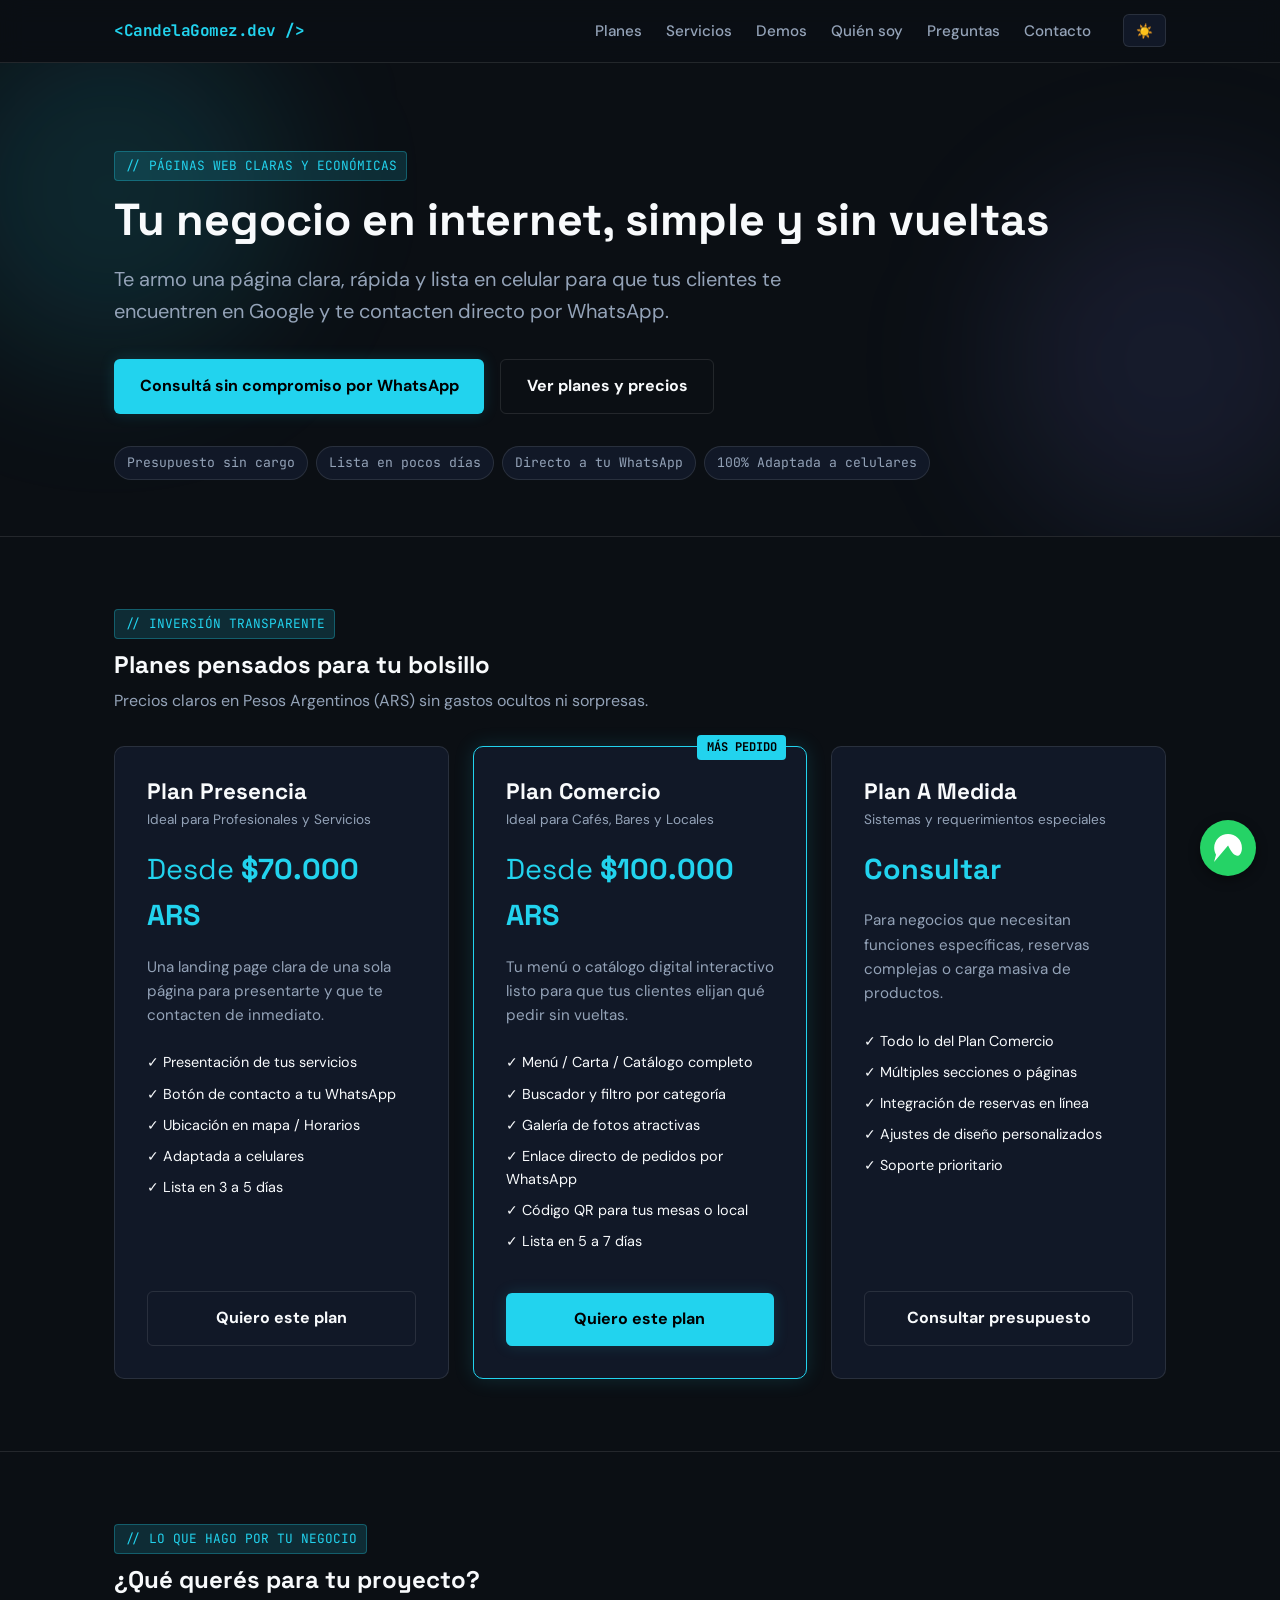
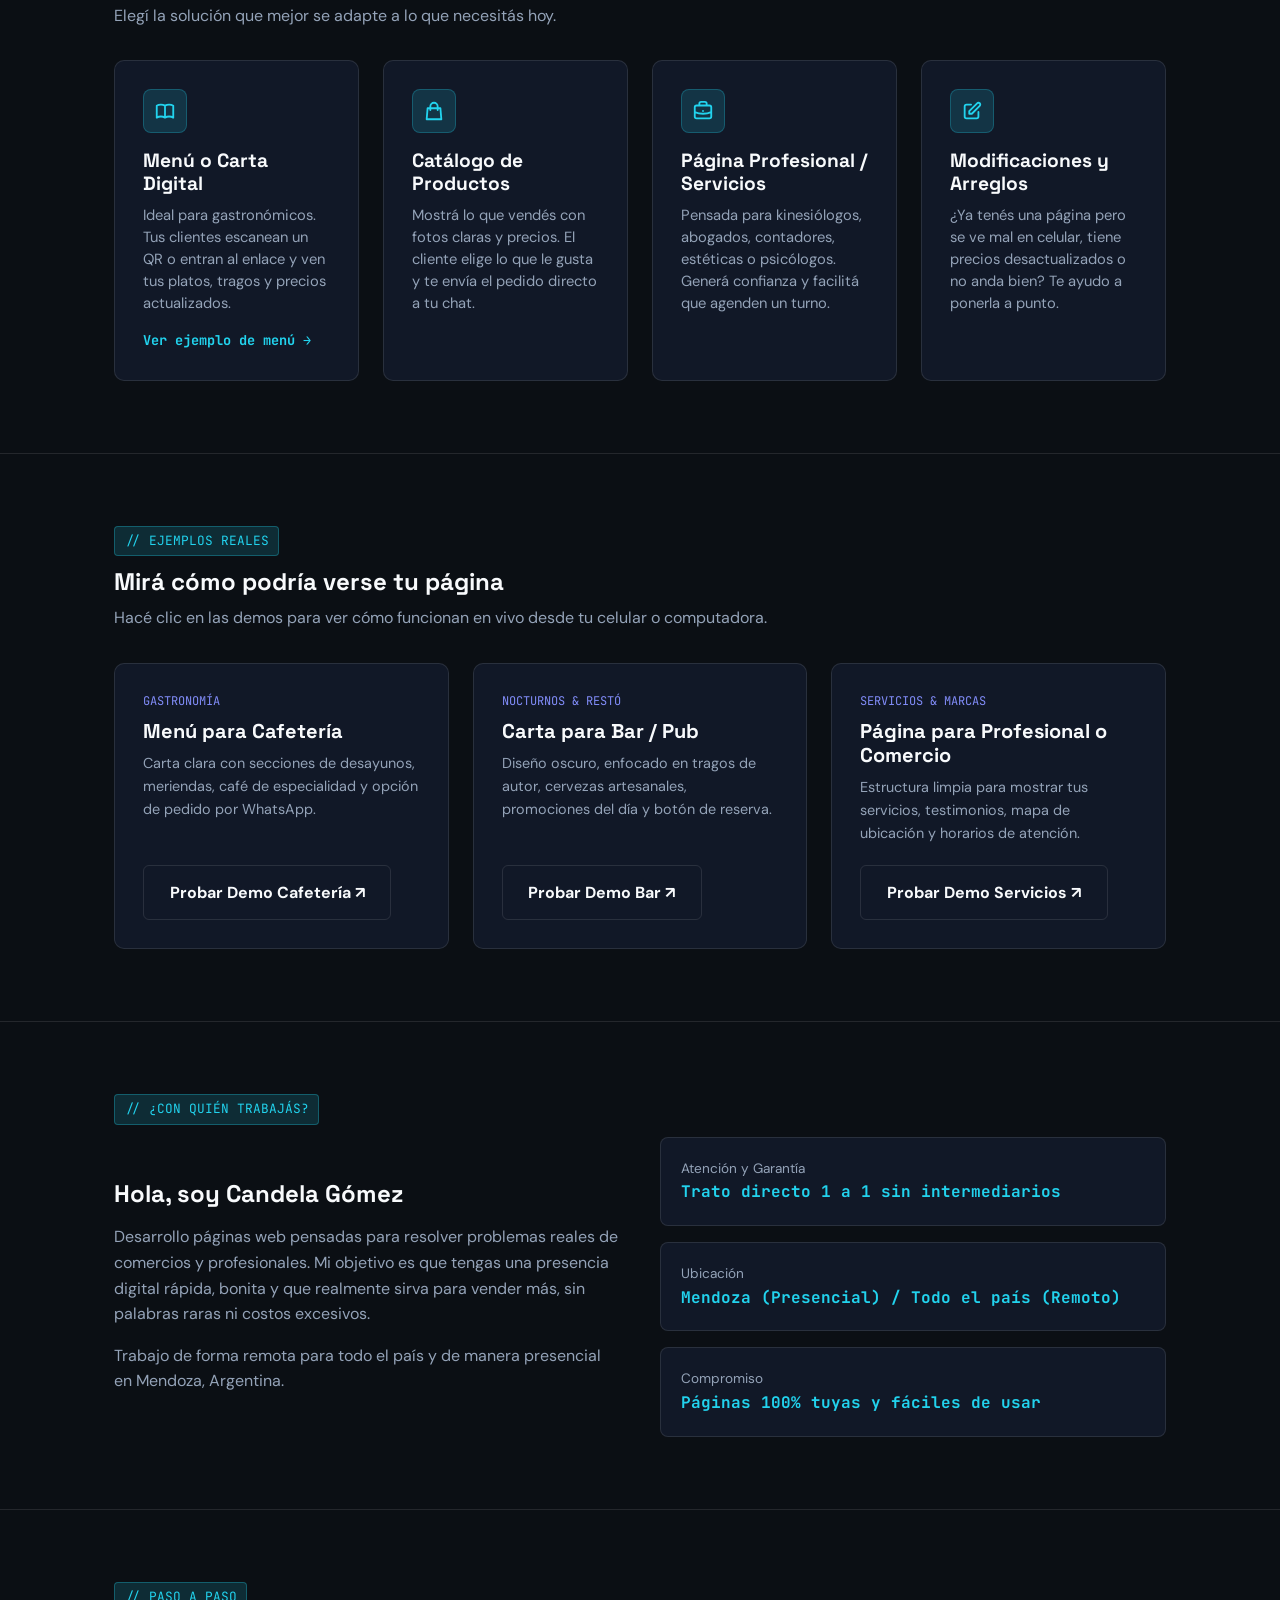
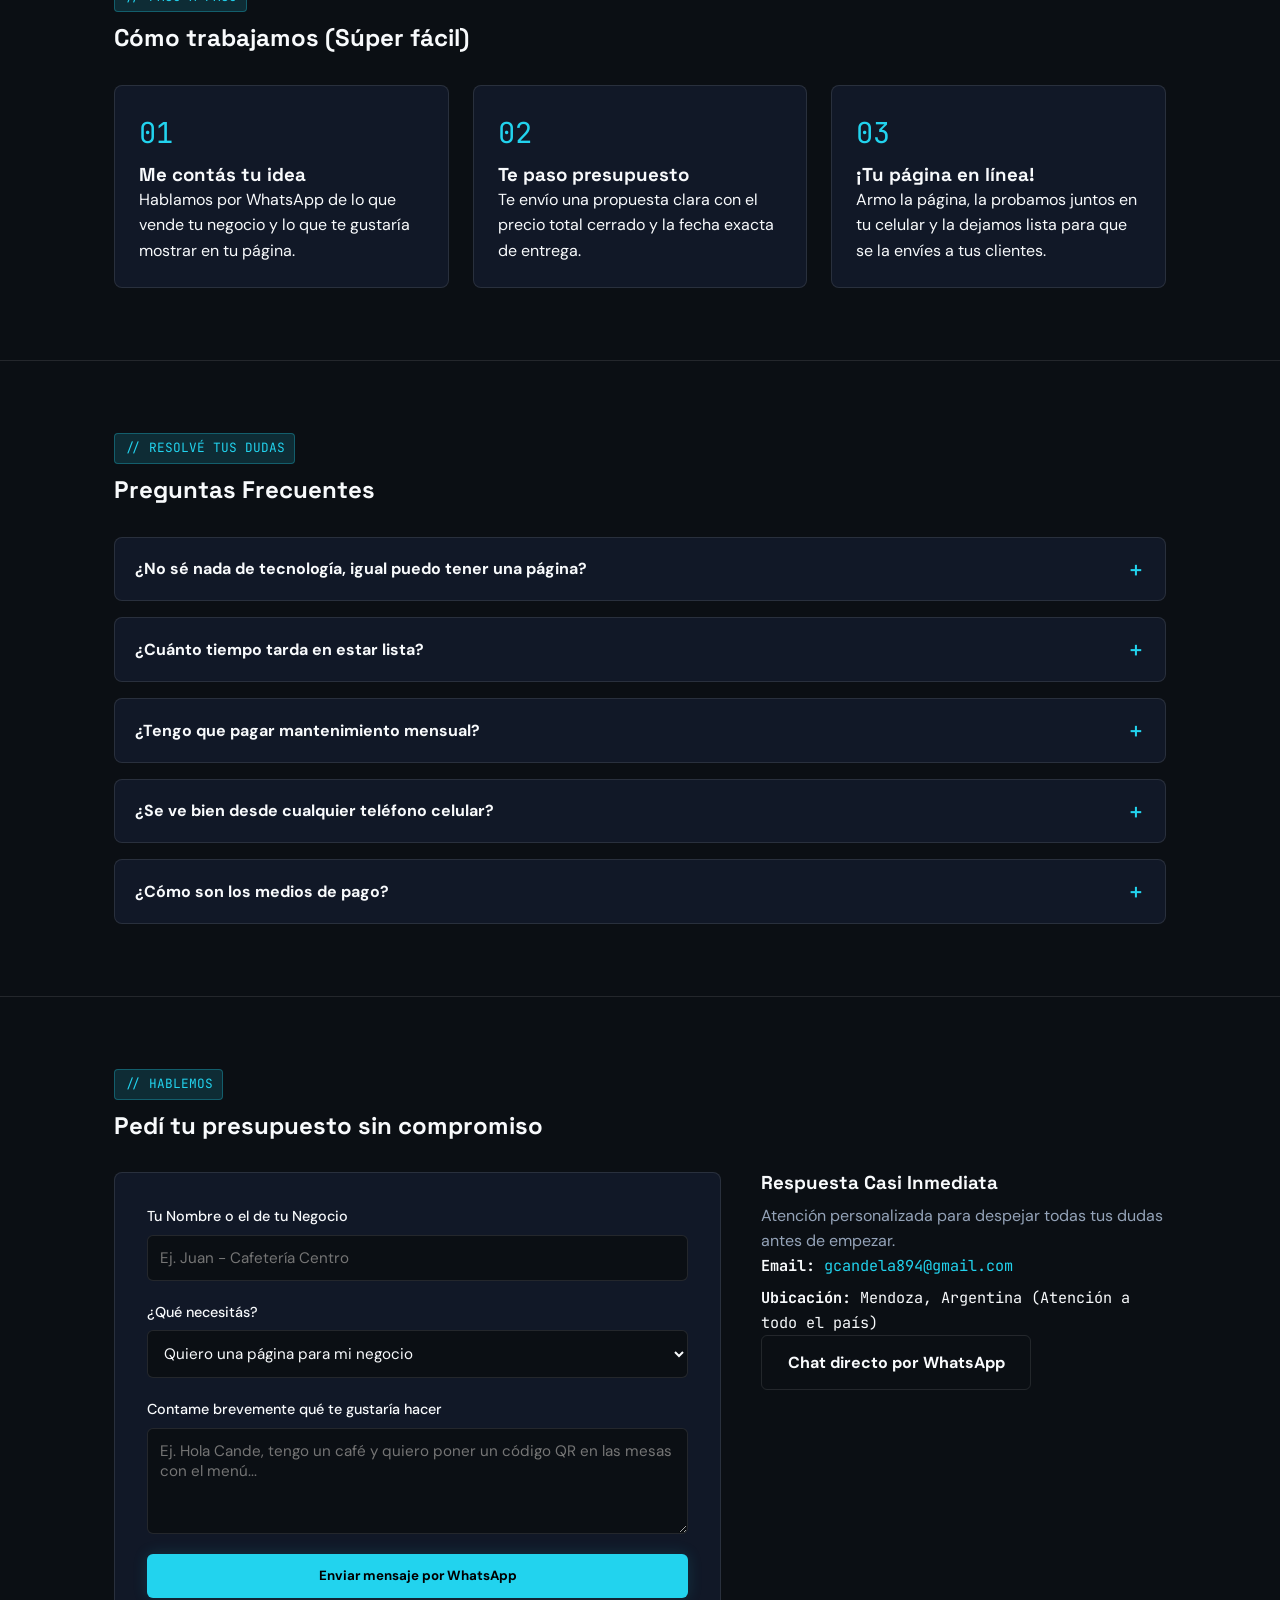
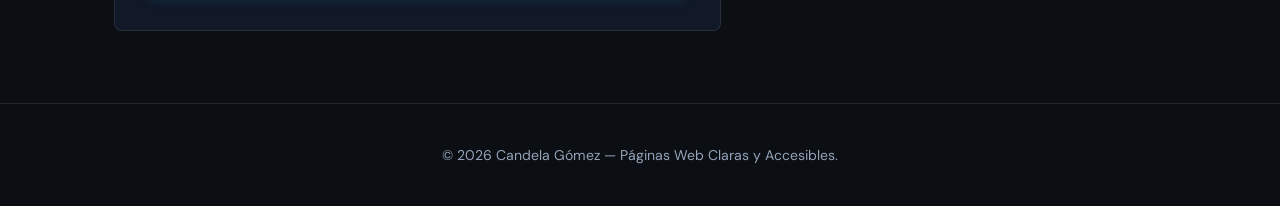
<file: index.html>
<!DOCTYPE html>
<html lang="es">
<head>
  <meta charset="UTF-8">
  <meta name="viewport" content="width=device-width, initial-scale=1.0">
  <title>Candela Gómez | Páginas Web para Tu Negocio</title>
  
  <!-- SEO Meta Tags -->
  <meta name="description" content="Páginas web claras, rápidas y económicas para comercios, profesionales y emprendedores. Tu negocio en internet sin vueltas.">
  <meta name="keywords" content="Páginas web Mendoza, menú digital café bar, diseño web económico, páginas para negocios">
  <meta name="author" content="Candela Gómez">
  <meta name="robots" content="index, follow">

  <!-- Open Graph -->
  <meta property="og:type" content="website">
  <meta property="og:locale" content="es_AR">
  <meta property="og:site_name" content="Candela Gómez — Páginas Web">
  <meta property="og:title" content="Candela Gómez | Páginas Web Rápidas y Accesibles">
  <meta property="og:description" content="Tu negocio en internet, simple y sin vueltas. Contacto directo por WhatsApp.">

  <!-- Favicon SVG -->
  <link rel="icon" href="assets/favicon.svg" type="image/svg+xml">

  <!-- Fonts Optimizado (Solo los pesos necesarios: DM Sans 400, 500, 700 / Space Grotesk 700 / JetBrains Mono 500) -->
  <link rel="preconnect" href="https://fonts.googleapis.com">
  <link rel="preconnect" href="https://fonts.gstatic.com" crossorigin>
  <link href="https://fonts.googleapis.com/css2?family=DM+Sans:wght@400;500;700&family=JetBrains+Mono:wght@500&family=Space+Grotesk:wght@700&display=swap" rel="stylesheet">

  <!-- Schema.org JSON-LD -->
  <script type="application/ld+json">
  {
    "@context": "https://schema.org",
    "@type": "ProfessionalService",
    "name": "Candela Gómez - Páginas Web para Negocios",
    "description": "Creación de páginas web, cartas digitales y catálogos para comercios y profesionales independientes.",
    "email": "gcandela894@gmail.com",
    "address": {
      "@type": "PostalAddress",
      "addressLocality": "Mendoza",
      "addressCountry": "AR"
    },
    "priceRange": "$$"
  }
  </script>

  <link rel="stylesheet" href="styles.css">
</head>
<body data-theme="dark">

  <!-- NAVBAR -->
  <nav class="navbar">
    <div class="container nav-container">
      <a href="#" class="brand">&lt;CandelaGomez.dev /&gt;</a>
      
      <!-- Menú Mobile / Hamburguesa -->
      <button id="menuToggle" class="menu-hamburger" aria-label="Abrir menú de navegación" aria-expanded="false">
        <span class="bar"></span>
        <span class="bar"></span>
        <span class="bar"></span>
      </button>

      <div class="nav-right" id="navRight">
        <ul class="nav-links">
          <li><a href="#plans">Planes</a></li>
          <li><a href="#solutions">Servicios</a></li>
          <li><a href="#projects">Demos</a></li>
          <li><a href="#about">Quién soy</a></li>
          <li><a href="#faq">Preguntas</a></li>
          <li><a href="#contact">Contacto</a></li>
        </ul>
        <div class="controls">
          <button id="themeToggle" class="control-btn" aria-label="Cambiar entre modo claro y oscuro">☀️</button>
        </div>
      </div>
    </div>
  </nav>

  <main>
    <!-- HERO -->
    <section class="hero">
      <div class="hero-glow-1"></div>
      <div class="hero-glow-2"></div>

      <div class="container">
        <span class="badge-mono">// PÁGINAS WEB CLARAS Y ECONÓMICAS</span>
        <h1>Tu negocio en internet, simple y sin vueltas</h1>
        <p class="hero-subtitle">Te armo una página clara, rápida y lista en celular para que tus clientes te encuentren en Google y te contacten directo por WhatsApp.</p>
        
        <div class="hero-buttons">
          <a href="#contact" class="btn btn-primary js-wa-trigger" data-location="hero">Consultá sin compromiso por WhatsApp</a>
          <a href="#plans" class="btn btn-secondary">Ver planes y precios</a>
        </div>

        <div class="chips">
          <span class="chip">Presupuesto sin cargo</span>
          <span class="chip">Lista en pocos días</span>
          <span class="chip">Directo a tu WhatsApp</span>
          <span class="chip">100% Adaptada a celulares</span>
        </div>
      </div>
    </section>

    <!-- SECCIÓN PLANES Y PRECIOS -->
    <section id="plans">
      <div class="container">
        <span class="badge-mono">// INVERSIÓN TRANSPARENTE</span>
        <h2>Planes pensados para tu bolsillo</h2>
        <p style="color: var(--text-muted); margin-top: 0.5rem;">Precios claros en Pesos Argentinos (ARS) sin gastos ocultos ni sorpresas.</p>

        <div class="plans-grid">
          
          <article class="plan-card">
            <h3>Plan Presencia</h3>
            <span class="plan-tag">Ideal para Profesionales y Servicios</span>
            <div class="price">Desde <span>$70.000 ARS</span></div>
            <p class="plan-desc">Una landing page clara de una sola página para presentarte y que te contacten de inmediato.</p>
            <ul class="plan-features">
              <li>✓ Presentación de tus servicios</li>
              <li>✓ Botón de contacto a tu WhatsApp</li>
              <li>✓ Ubicación en mapa / Horarios</li>
              <li>✓ Adaptada a celulares</li>
              <li>✓ Lista en 3 a 5 días</li>
            </ul>
            <a href="#contact" class="btn btn-secondary js-wa-trigger" data-location="plan-presencia">Quiero este plan</a>
          </article>

          <article class="plan-card plan-featured">
            <span class="badge-featured">MÁS PEDIDO</span>
            <h3>Plan Comercio</h3>
            <span class="plan-tag">Ideal para Cafés, Bares y Locales</span>
            <div class="price">Desde <span>$100.000 ARS</span></div>
            <p class="plan-desc">Tu menú o catálogo digital interactivo listo para que tus clientes elijan qué pedir sin vueltas.</p>
            <ul class="plan-features">
              <li>✓ Menú / Carta / Catálogo completo</li>
              <li>✓ Buscador y filtro por categoría</li>
              <li>✓ Galería de fotos atractivas</li>
              <li>✓ Enlace directo de pedidos por WhatsApp</li>
              <li>✓ Código QR para tus mesas o local</li>
              <li>✓ Lista en 5 a 7 días</li>
            </ul>
            <a href="#contact" class="btn btn-primary js-wa-trigger" data-location="plan-comercio">Quiero este plan</a>
          </article>

          <article class="plan-card">
            <h3>Plan A Medida</h3>
            <span class="plan-tag">Sistemas y requerimientos especiales</span>
            <div class="price"><span>Consultar</span></div>
            <p class="plan-desc">Para negocios que necesitan funciones específicas, reservas complejas o carga masiva de productos.</p>
            <ul class="plan-features">
              <li>✓ Todo lo del Plan Comercio</li>
              <li>✓ Múltiples secciones o páginas</li>
              <li>✓ Integración de reservas en línea</li>
              <li>✓ Ajustes de diseño personalizados</li>
              <li>✓ Soporte prioritario</li>
            </ul>
            <a href="#contact" class="btn btn-secondary js-wa-trigger" data-location="plan-medida">Consultar presupuesto</a>
          </article>

        </div>
      </div>
    </section>

    <!-- SECCIÓN SOLUCIONES -->
    <section id="solutions">
      <div class="container">
        <span class="badge-mono">// LO QUE HAGO POR TU NEGOCIO</span>
        <h2>¿Qué querés para tu proyecto?</h2>
        <p style="color: var(--text-muted); margin-top: 0.5rem;">Elegí la solución que mejor se adapte a lo que necesitás hoy.</p>

        <div class="solutions-grid">
          
          <article class="solution-card">
            <div class="solution-icon-box">
              <svg xmlns="http://www.w3.org/2000/svg" fill="none" viewBox="0 0 24 24" stroke="currentColor"><path stroke-linecap="round" stroke-linejoin="round" stroke-width="2" d="M12 6.253v13m0-13C10.832 5.477 9.246 5 7.5 5S4.168 5.477 3 6.253v13C4.168 18.477 5.754 18 7.5 18s3.332.477 4.5 1.253m0-13C13.168 5.477 14.754 5 16.5 5c1.747 0 3.332.477 4.5 1.253v13C19.832 18.477 18.247 18 16.5 18c-1.746 0-3.332.477-4.5 1.253" /></svg>
            </div>
            <h3>Menú o Carta Digital</h3>
            <p>Ideal para gastronómicos. Tus clientes escanean un QR o entran al enlace y ven tus platos, tragos y precios actualizados.</p>
            <a href="#projects" class="card-action-btn">Ver ejemplo de menú &rarr;</a>
          </article>

          <article class="solution-card">
            <div class="solution-icon-box">
              <svg xmlns="http://www.w3.org/2000/svg" fill="none" viewBox="0 0 24 24" stroke="currentColor"><path stroke-linecap="round" stroke-linejoin="round" stroke-width="2" d="M16 11V7a4 4 0 00-8 0v4M5 9h14l1 12H4L5 9z" /></svg>
            </div>
            <h3>Catálogo de Productos</h3>
            <p>Mostrá lo que vendés con fotos claras y precios. El cliente elige lo que le gusta y te envía el pedido directo a tu chat.</p>
          </article>

          <article class="solution-card">
            <div class="solution-icon-box">
              <svg xmlns="http://www.w3.org/2000/svg" fill="none" viewBox="0 0 24 24" stroke="currentColor"><path stroke-linecap="round" stroke-linejoin="round" stroke-width="2" d="M21 13.255A23.931 23.931 0 0112 15c-3.183 0-6.22-.62-9-1.745M16 6V4a2 2 0 00-2-2h-4a2 2 0 00-2 2v2m4 6h.01M5 20h14a2 2 0 002-2V8a2 2 0 00-2-2H5a2 2 0 00-2 2v10a2 2 0 002 2z" /></svg>
            </div>
            <h3>Página Profesional / Servicios</h3>
            <p>Pensada para kinesiólogos, abogados, contadores, estéticas o psicólogos. Generá confianza y facilitá que agenden un turno.</p>
          </article>

          <article class="solution-card">
            <div class="solution-icon-box">
              <svg xmlns="http://www.w3.org/2000/svg" fill="none" viewBox="0 0 24 24" stroke="currentColor"><path stroke-linecap="round" stroke-linejoin="round" stroke-width="2" d="M11 5H6a2 2 0 00-2 2v11a2 2 0 002 2h11a2 2 0 002-2v-5m-1.414-9.414a2 2 0 112.828 2.828L11.828 15H9v-2.828l8.586-8.586z" /></svg>
            </div>
            <h3>Modificaciones y Arreglos</h3>
            <p>¿Ya tenés una página pero se ve mal en celular, tiene precios desactualizados o no anda bien? Te ayudo a ponerla a punto.</p>
          </article>

        </div>
      </div>
    </section>

    <!-- DEMOS / PROYECTOS -->
    <section id="projects">
      <div class="container">
        <span class="badge-mono">// EJEMPLOS REALES</span>
        <h2>Mirá cómo podría verse tu página</h2>
        <p style="color: var(--text-muted); margin-top: 0.5rem;">Hacé clic en las demos para ver cómo funcionan en vivo desde tu celular o computadora.</p>

        <div class="projects-grid">
          
          <article class="project-card">
            <div>
              <span class="project-tag">Gastronomía</span>
              <h3>Menú para Cafetería</h3>
              <p>Carta clara con secciones de desayunos, meriendas, café de especialidad y opción de pedido por WhatsApp.</p>
            </div>
            <div class="project-footer">
              <a href="cafe.html" target="_blank" rel="noopener" class="btn btn-secondary">Probar Demo Cafetería &nearr;</a>
            </div>
          </article>

          <article class="project-card">
            <div>
              <span class="project-tag">Nocturnos & Restó</span>
              <h3>Carta para Bar / Pub</h3>
              <p>Diseño oscuro, enfocado en tragos de autor, cervezas artesanales, promociones del día y botón de reserva.</p>
            </div>
            <div class="project-footer">
              <a href="bar.html" target="_blank" rel="noopener" class="btn btn-secondary">Probar Demo Bar &nearr;</a>
            </div>
          </article>

          <article class="project-card">
            <div>
              <span class="project-tag">Servicios & Marcas</span>
              <h3>Página para Profesional o Comercio</h3>
              <p>Estructura limpia para mostrar tus servicios, testimonios, mapa de ubicación y horarios de atención.</p>
            </div>
            <div class="project-footer">
              <a href="https://ignacio-echazu.netlify.app/" target="_blank" rel="noopener" class="btn btn-secondary">Probar Demo Servicios &nearr;</a>
            </div>
          </article>

        </div>
      </div>
    </section>

    <!-- TESTIMONIOS 
    <section id="testimonials">
      <div class="container">
        <span class="badge-mono">// EXPERIENCIAS</span>
        <h2>Lo que dicen quienes ya trabajan conmigo</h2>

        <div class="testimonials-grid">
          <article class="testimonial-card">
            <p>"Candela nos armó el menú QR para el café en menos de una semana. Nos cambió la vida para actualizar los precios rápido cuando aumentan los insumos."</p>

            <div class="testimonial-author">
              <strong>Marcelo R.</strong>
              <span>Dueño de Cafetería de Barrio</span>
            </div>
          </article>

          <article class="testimonial-card">
            <p>"No entiendo nada de tecnología y me daba miedo gastar de más. Cande me explicó todo súper fácil y ahora mis pacientes agendan directo por WhatsApp."</p>

            <div class="testimonial-author">
              <strong>Dra. Lucía M.</strong>
              <span>Kinesióloga e Instructora</span>
            </div>
          </article>
        </div>
      </div>
    </section>-->

    <!-- SOBRE MÍ -->
    <section id="about">
      <div class="container">
        <span class="badge-mono">// ¿CON QUIÉN TRABAJÁS?</span>
        <div class="about-grid">
          <div>
            <h2 style="margin-bottom: 1rem;">Hola, soy Candela Gómez</h2>
            <p style="color: var(--text-muted); margin-bottom: 1rem;">
              Desarrollo páginas web pensadas para resolver problemas reales de comercios y profesionales. Mi objetivo es que tengas una presencia digital rápida, bonita y que realmente sirva para vender más, sin palabras raras ni costos excesivos.
            </p>
            <p style="color: var(--text-muted);">
              Trabajo de forma remota para todo el país y de manera presencial en Mendoza, Argentina.
            </p>
          </div>

          <div class="data-cards">
            <div class="data-card">
              <div class="label">Atención y Garantía</div>
              <div class="val">Trato directo 1 a 1 sin intermediarios</div>
            </div>
            <div class="data-card">
              <div class="label">Ubicación</div>
              <div class="val">Mendoza (Presencial) / Todo el país (Remoto)</div>
            </div>
            <div class="data-card">
              <div class="label">Compromiso</div>
              <div class="val">Páginas 100% tuyas y fáciles de usar</div>
            </div>
          </div>
        </div>
      </div>
    </section>

    <!-- PROCESO DE TRABAJO -->
    <section id="process">
      <div class="container">
        <span class="badge-mono">// PASO A PASO</span>
        <h2>Cómo trabajamos (Súper fácil)</h2>

        <div class="process-steps">
          <div class="card">
            <div class="step-number">01</div>
            <h3>Me contás tu idea</h3>
            <p>Hablamos por WhatsApp de lo que vende tu negocio y lo que te gustaría mostrar en tu página.</p>
          </div>
          <div class="card">
            <div class="step-number">02</div>
            <h3>Te paso presupuesto</h3>
            <p>Te envío una propuesta clara con el precio total cerrado y la fecha exacta de entrega.</p>
          </div>
          <div class="card">
            <div class="step-number">03</div>
            <h3>¡Tu página en línea!</h3>
            <p>Armo la página, la probamos juntos en tu celular y la dejamos lista para que se la envíes a tus clientes.</p>
          </div>
        </div>
      </div>
    </section>

    <!-- PREGUNTAS FRECUENTES (FAQ) -->
    <section id="faq">
      <div class="container">
        <span class="badge-mono">// RESOLVÉ TUS DUDAS</span>
        <h2>Preguntas Frecuentes</h2>

        <div class="faq-list">
          <details class="faq-item">
            <summary>¿No sé nada de tecnología, igual puedo tener una página?</summary>
            <p>¡Sí, totalmente! Yo me encargo de todo el armado técnico. Solo necesitás pasarme tus fotos, la información básica o tu menú, y yo preparo todo.</p>
          </details>

          <details class="faq-item">
            <summary>¿Cuánto tiempo tarda en estar lista?</summary>
            <p>Una página básica o menú digital suele estar listo entre 3 y 7 días hábiles una vez que me envías la información.</p>
          </details>

          <details class="faq-item">
            <summary>¿Tengo que pagar mantenimiento mensual?</summary>
            <p>No cobro abonos mensuales obligatorios. La página es tuya. Si en el futuro querés renovar algo complejo o cambiar el diseño, podés contratarme por cambios puntuales.</p>
          </details>

          <details class="faq-item">
            <summary>¿Se ve bien desde cualquier teléfono celular?</summary>
            <p>Sí, diseño las páginas pensando primero en el celular, que es desde donde te va a visitar más del 90% de tus clientes.</p>
          </details>

          <details class="faq-item">
            <summary>¿Cómo son los medios de pago?</summary>
            <p>Acepto transferencia bancaria, Mercado Pago o efectivo. Habitualmente trabajamos con un 50% de seña para comenzar y el 50% restante al entregar la página funcionando.</p>
          </details>
        </div>
      </div>
    </section>

    <!-- CONTACTO -->
    <section id="contact">
      <div class="container">
        <span class="badge-mono">// HABLEMOS</span>
        <h2>Pedí tu presupuesto sin compromiso</h2>

        <div class="contact-grid">
          <form id="whatsappForm">
            <div class="form-group">
              <label for="name">Tu Nombre o el de tu Negocio</label>
              <input type="text" id="name" placeholder="Ej. Juan - Cafetería Centro" required>
            </div>

            <div class="form-group">
              <label for="service">¿Qué necesitás?</label>
              <select id="service" required>
                <option value="Quiero una página para mi negocio">Quiero una página para mi negocio</option>
                <option value="Quiero un menú o carta digital">Quiero un menú o carta digital</option>
                <option value="Quiero un catálogo de productos">Quiero un catálogo de productos</option>
                <option value="Ya tengo página y necesito arreglarla">Ya tengo página y necesito arreglarla</option>
                <option value="Otra consulta">Otra consulta</option>
              </select>
            </div>

            <div class="form-group">
              <label for="message">Contame brevemente qué te gustaría hacer</label>
              <textarea id="message" rows="4" placeholder="Ej. Hola Cande, tengo un café y quiero poner un código QR en las mesas con el menú..." required></textarea>
            </div>

            <button type="submit" class="btn btn-primary js-wa-trigger" data-location="form-submit">Enviar mensaje por WhatsApp</button>
          </form>

          <div class="contact-info">
            <div>
              <h3>Respuesta Casi Inmediata</h3>
              <p style="color: var(--text-muted); margin-top: 0.5rem;">
                Atención personalizada para despejar todas tus dudas antes de empezar.
              </p>
            </div>

            <div style="font-family: var(--font-mono); font-size: 0.95rem;">
              <p style="margin-bottom: 0.5rem;"><strong>Email:</strong> <a href="mailto:gcandela894@gmail.com" style="color: var(--accent-cyan);">gcandela894@gmail.com</a></p>
              <p><strong>Ubicación:</strong> Mendoza, Argentina (Atención a todo el país)</p>
            </div>

            <a href="https://wa.me/5492612644649?text=Hola%20Candela,%20quisiera%20consultarte%20por%20una%20p%C3%A1gina%20web." target="_blank" rel="noopener" class="btn btn-secondary js-wa-trigger" data-location="direct-wa">
              Chat directo por WhatsApp
            </a>
          </div>
        </div>
      </div>
    </section>
  </main>

  <footer>
    <div class="container">
      <p>&copy; <span id="year"></span> Candela Gómez — Páginas Web Claras y Accesibles.</p>
    </div>
  </footer>

  <!-- Botón Flotante de WhatsApp -->
  <a href="https://wa.me/5492612644649?text=Hola%20Candela,%20quisiera%20consultarte%20por%20una%20p%C3%A1gina%20web." class="whatsapp-fab js-wa-trigger" data-location="fab" target="_blank" rel="noopener" aria-label="Contacto directo por WhatsApp">
    <svg width="28" height="28" fill="currentColor" viewBox="0 0 24 24">
      <path d="M.057 24l1.687-6.163c-1.041-1.804-1.588-3.849-1.587-5.946.003-6.556 5.338-11.891 11.893-11.891 3.181.001 6.167 1.24 8.413 3.488 2.245 2.248 3.481 5.236 3.48 8.414-.003 6.557-5.338 11.892-11.892-1.99-.001-3.951-.5-5.688-1.448l-6.305 1.654zm6.597-3.807c1.676.995 3.276 1.591 5.392 1.592 5.448 0 9.886-4.434 9.889-9.885.002-5.462-4.415-9.89-9.881-9.892-5.452 0-9.887 4.434-9.889 9.884-.001 2.225.651 3.891 1.746 5.634l-.999 3.648 3.742-.981zm11.387-5.464c-.074-.124-.272-.198-.57-.347-.297-.149-1.758-.868-2.031-.967-.272-.099-.47-.149-.669.149-.198.297-.768.967-.941 1.165-.173.198-.347.223-.644.074-.297-.149-1.255-.462-2.39-1.475-.883-.788-1.48-1.761-1.653-2.059-.173-.297-.018-.458.13-.606.134-.133.297-.347.446-.521.151-.172.2-.296.3-.495.099-.198.05-.372-.025-.521-.075-.148-.669-1.611-.916-2.206-.242-.579-.487-.501-.669-.51l-.57-.01c-.198 0-.52.074-.792.372s-1.04 1.016-1.04 2.479 1.065 2.876 1.213 3.074c.149.198 2.095 3.2 5.076 4.487.709.306 1.263.489 1.694.626.712.226 1.36.194 1.872.118.571-.085 1.758-.719 2.006-1.413.248-.695.248-1.29.173-1.414z"/>
    </svg>
  </a>

  <script src="script.js"></script>
</body>
</html>
</file>
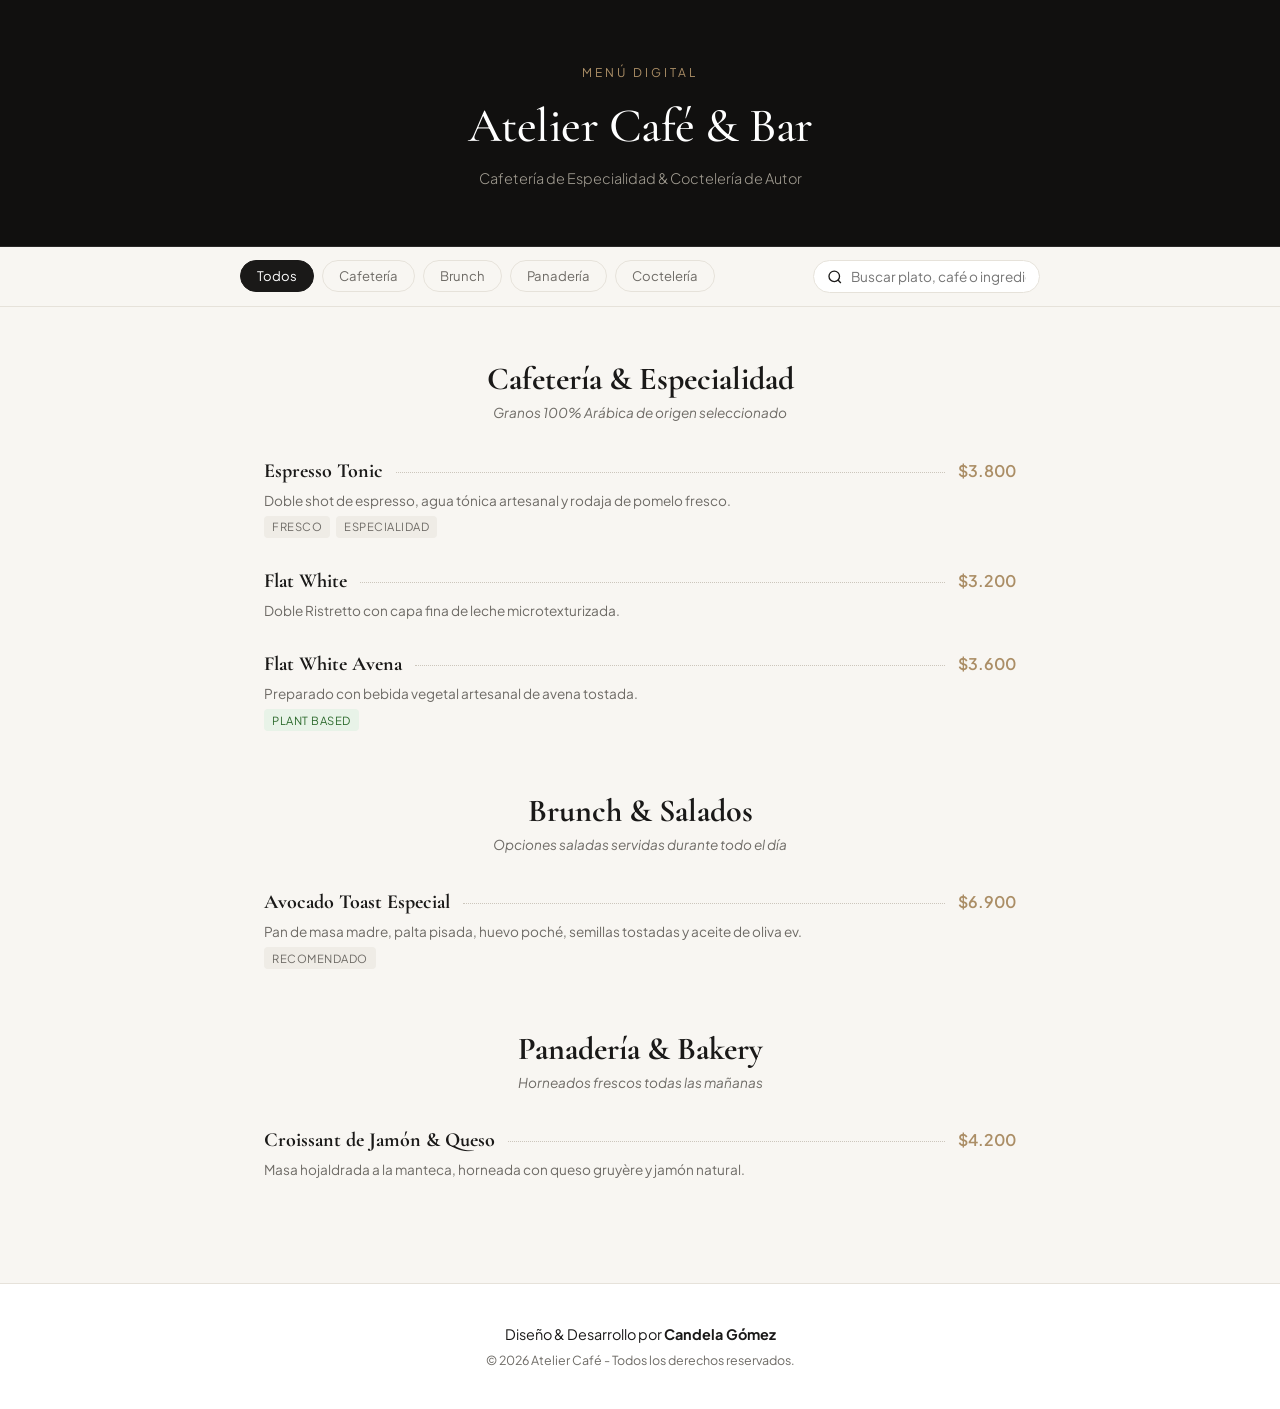
<file: cafe.html>
<!DOCTYPE html>
<html lang="es">
<head>
  <meta charset="UTF-8">
  <meta name="viewport" content="width=device-width, initial-scale=1.0">
  <title>Menú | Café & Bistro</title>
  <link rel="stylesheet" href="cafe.css">
  <link rel="preconnect" href="https://fonts.googleapis.com">
  <link rel="preconnect" href="https://fonts.gstatic.com" crossorigin>
  <link href="https://fonts.googleapis.com/css2?family=Cormorant+Garamond:ital,wght@0,500;0,700;1,400&family=Plus+Jakarta+Sans:wght@400;500;600&display=swap" rel="stylesheet">
</head>
<body>

  <!-- Top Hero / Banner -->
  <header class="hero">
    <div class="hero-content">
      <span class="tagline">Menú Digital</span>
      <h1 class="brand-title">Atelier Café & Bar</h1>
      <p class="brand-subtitle">Cafetería de Especialidad & Coctelería de Autor</p>
    </div>
  </header>

  <!-- Sticky Bar: Filtros + Buscador Integrado -->
  <div class="controls-bar">
    <div class="controls-container">
      <nav class="categories-nav">
        <button class="filter-btn active">Todos</button>
        <button class="filter-btn">Cafetería</button>
        <button class="filter-btn">Brunch</button>
        <button class="filter-btn">Panadería</button>
        <button class="filter-btn">Coctelería</button>
      </nav>
      <div class="search-box">
        <svg width="18" height="18" viewBox="0 0 24 24" fill="none" stroke="currentColor" stroke-width="2"><circle cx="11" cy="11" r="8"></circle><line x1="21" y1="21" x2="16.65" y2="16.65"></line></svg>
        <input type="text" placeholder="Buscar plato, café o ingrediente...">
      </div>
    </div>
  </div>

  <!-- Layout Principal -->
  <main class="menu-container">

    <!-- Sección 1: Categoría "Cafetería" -->
    <section class="menu-section" data-category="Cafetería">
      <div class="section-header">
        <h2>Cafetería & Especialidad</h2>
        <p>Granos 100% Arábica de origen seleccionado</p>
      </div>

      <div class="menu-list">
        
        <article class="menu-item">
          <div class="item-main">
            <h3 class="item-title">Espresso Tonic</h3>
            <span class="dots"></span>
            <span class="item-price">$3.800</span>
          </div>
          <div class="item-details">
            <p class="item-desc">Doble shot de espresso, agua tónica artesanal y rodaja de pomelo fresco.</p>
            <div class="tags">
              <span class="tag">Fresco</span>
              <span class="tag">Especialidad</span>
            </div>
          </div>
        </article>

        <article class="menu-item">
          <div class="item-main">
            <h3 class="item-title">Flat White</h3>
            <span class="dots"></span>
            <span class="item-price">$3.200</span>
          </div>
          <div class="item-details">
            <p class="item-desc">Doble Ristretto con capa fina de leche microtexturizada.</p>
          </div>
        </article>

        <article class="menu-item">
          <div class="item-main">
            <h3 class="item-title">Flat White Avena</h3>
            <span class="dots"></span>
            <span class="item-price">$3.600</span>
          </div>
          <div class="item-details">
            <p class="item-desc">Preparado con bebida vegetal artesanal de avena tostada.</p>
            <div class="tags">
              <span class="tag vegan">Plant Based</span>
            </div>
          </div>
        </article>

      </div>
    </section>

    <!-- Sección 2: Categoría "Brunch" -->
    <section class="menu-section" data-category="Brunch">
      <div class="section-header">
        <h2>Brunch & Salados</h2>
        <p>Opciones saladas servidas durante todo el día</p>
      </div>

      <div class="menu-list">

        <article class="menu-item">
          <div class="item-main">
            <h3 class="item-title">Avocado Toast Especial</h3>
            <span class="dots"></span>
            <span class="item-price">$6.900</span>
          </div>
          <div class="item-details">
            <p class="item-desc">Pan de masa madre, palta pisada, huevo poché, semillas tostadas y aceite de oliva ev.</p>
            <div class="tags">
              <span class="tag">Recomendado</span>
            </div>
          </div>
        </article>

      </div>
    </section>

    <!-- Sección 3: Categoría "Panadería" -->
    <section class="menu-section" data-category="Panadería">
      <div class="section-header">
        <h2>Panadería & Bakery</h2>
        <p>Horneados frescos todas las mañanas</p>
      </div>

      <div class="menu-list">

        <article class="menu-item">
          <div class="item-main">
            <h3 class="item-title">Croissant de Jamón & Queso</h3>
            <span class="dots"></span>
            <span class="item-price">$4.200</span>
          </div>
          <div class="item-details">
            <p class="item-desc">Masa hojaldrada a la manteca, horneada con queso gruyère y jamón natural.</p>
          </div>
        </article>

      </div>
    </section>

  </main>

  <!-- Footer -->
  <footer class="site-footer">
    <div class="footer-content">
      <p class="credits">Diseño & Desarrollo por <strong>Candela Gómez</strong></p>
      <p class="copyright">&copy; 2026 Atelier Café - Todos los derechos reservados.</p>
    </div>
  </footer>

  <!-- Script con la lógica de filtrado -->
  <script src="cafe.js"></script>
</body>
</html>
</file>
<file: styles.css>
/* Color Tokens - Modo Oscuro por Defecto */
:root {
  --bg-dark: #0B0F14;
  --bg-surface: #111827;
  --bg-surface-hover: #1F2937;
  --accent-cyan: #22D3EE;
  --accent-purple: #818CF8;
  --accent-cyan-glow: rgba(34, 211, 238, 0.15);
  --text-main: #F8FAFC;
  --text-muted: #94A3B8; /* Mantenido con alto contraste en oscuro */
  --border-color: rgba(255, 255, 255, 0.1);
  --input-bg: #0B0F14;
  --header-bg: rgba(11, 15, 20, 0.85);
  
  --font-title: 'Space Grotesk', sans-serif;
  --font-body: 'DM Sans', sans-serif;
  --font-mono: 'JetBrains Mono', monospace;
}

/* Color Tokens - Modo Claro (Ajuste de Accesibilidad y Alto Contraste en Texto Muted) */
[data-theme="light"] {
  --bg-dark: #F8FAFC;
  --bg-surface: #FFFFFF;
  --bg-surface-hover: #F1F5F9;
  --accent-cyan: #0891B2;
  --accent-purple: #4F46E5;
  --accent-cyan-glow: rgba(8, 145, 178, 0.12);
  --text-main: #0F172A;
  --text-muted: #334155; /* Oscurecido de #475569 a #334155 para cumplir WCAG AA */
  --border-color: rgba(15, 23, 42, 0.15);
  --input-bg: #F1F5F9;
  --header-bg: rgba(248, 250, 252, 0.9);
}

* { box-sizing: border-box; margin: 0; padding: 0; }
html { scroll-behavior: smooth; }
body {
  background-color: var(--bg-dark);
  color: var(--text-main);
  font-family: var(--font-body);
  line-height: 1.6;
  -webkit-font-smoothing: antialiased;
  transition: background-color 0.3s ease, color 0.3s ease;
  overflow-x: hidden;
}

/* Foco accesible para navegación por teclado */
a:focus-visible, button:focus-visible, input:focus-visible, select:focus-visible, textarea:focus-visible, summary:focus-visible {
  outline: 2px solid var(--accent-cyan);
  outline-offset: 3px;
}

h1, h2, h3, h4 { font-family: var(--font-title); color: var(--text-main); line-height: 1.2; }
a { color: inherit; text-decoration: none; }
.container { max-width: 1100px; margin: 0 auto; padding: 0 1.5rem; position: relative; z-index: 2; }
section { padding: 4.5rem 0; border-bottom: 1px solid var(--border-color); position: relative; }

.badge-mono {
  font-family: var(--font-mono);
  font-size: 0.8rem;
  color: var(--accent-cyan);
  background: var(--accent-cyan-glow);
  border: 1px solid rgba(34, 211, 238, 0.3);
  padding: 0.25rem 0.6rem;
  border-radius: 4px;
  display: inline-block;
  margin-bottom: 0.75rem;
}

.btn {
  display: inline-flex; align-items: center; justify-content: center; gap: 0.5rem;
  padding: 0.85rem 1.6rem; font-family: var(--font-body); font-weight: 700;
  border-radius: 6px; cursor: pointer; transition: all 0.2s ease; border: none; text-align: center;
}
.btn-primary { background-color: var(--accent-cyan); color: #000; box-shadow: 0 0 15px var(--accent-cyan-glow); }
[data-theme="light"] .btn-primary { color: #FFF; }
.btn-primary:hover { opacity: 0.95; box-shadow: 0 0 25px rgba(34, 211, 238, 0.35); transform: translateY(-1px); }
.btn-secondary { background-color: transparent; color: var(--text-main); border: 1px solid var(--border-color); }
.btn-secondary:hover { background-color: var(--bg-surface-hover); border-color: var(--text-muted); }

/* NAVBAR & MENU HAMBURGUESA */
.navbar {
  position: sticky; top: 0; 
  background: var(--header-bg);
  backdrop-filter: blur(12px);
  -webkit-backdrop-filter: blur(12px);
  border-bottom: 1px solid var(--border-color);
  z-index: 100; padding: 0.9rem 0;
}
.nav-container { display: flex; justify-content: space-between; align-items: center; }
.brand { font-family: var(--font-mono); font-weight: 700; color: var(--accent-cyan); letter-spacing: -0.5px; }

.nav-right { display: flex; align-items: center; gap: 2rem; }
.nav-links { display: flex; gap: 1.5rem; list-style: none; font-size: 0.95rem; font-weight: 500; }
.nav-links a { color: var(--text-muted); transition: color 0.2s; }
.nav-links a:hover { color: var(--text-main); }

.control-btn {
  background: var(--bg-surface); border: 1px solid var(--border-color); color: var(--text-main);
  padding: 0.4rem 0.75rem; border-radius: 6px; font-family: var(--font-mono); font-size: 0.85rem; cursor: pointer;
}

.menu-hamburger {
  display: none; background: transparent; border: none; cursor: pointer; flex-direction: column; gap: 5px; padding: 0.5rem;
}
.menu-hamburger .bar { width: 25px; height: 3px; background-color: var(--text-main); border-radius: 2px; transition: 0.3s; }

/* HERO */
.hero { padding: 5.5rem 0 3.5rem; position: relative; overflow: hidden; }
.hero-glow-1, .hero-glow-2 { position: absolute; border-radius: 50%; pointer-events: none; filter: blur(70px); }
.hero-glow-1 { top: -10%; left: -5%; width: 350px; height: 350px; background: rgba(34, 211, 238, 0.12); }
.hero-glow-2 { bottom: 0%; right: -5%; width: 350px; height: 350px; background: rgba(129, 140, 248, 0.10); }

.hero h1 { font-size: 2.8rem; margin-bottom: 1rem; }
.hero-subtitle { font-size: 1.25rem; color: var(--text-muted); max-width: 720px; margin-bottom: 2rem; }
.hero-buttons { display: flex; gap: 1rem; margin-bottom: 2rem; flex-wrap: wrap; }
.chips { display: flex; gap: 0.5rem; flex-wrap: wrap; }
.chip { font-family: var(--font-mono); font-size: 0.82rem; background: var(--bg-surface); border: 1px solid var(--border-color); padding: 0.35rem 0.75rem; border-radius: 20px; color: var(--text-muted); }

/* SECCIÓN PLANES Y PRECIOS */
.plans-grid { display: grid; grid-template-columns: repeat(auto-fit, minmax(280px, 1fr)); gap: 1.5rem; margin-top: 2rem; }
.plan-card {
  background: var(--bg-surface); border: 1px solid var(--border-color); border-radius: 10px; padding: 2rem;
  display: flex; flex-direction: column; position: relative; transition: transform 0.25s, border-color 0.25s;
}
.plan-card:hover { transform: translateY(-4px); border-color: var(--accent-cyan); }
.plan-featured { border-color: var(--accent-cyan); box-shadow: 0 0 20px var(--accent-cyan-glow); }
.badge-featured {
  position: absolute; top: -12px; right: 20px; background: var(--accent-cyan); color: #000;
  font-family: var(--font-mono); font-size: 0.75rem; font-weight: 700; padding: 0.2rem 0.6rem; border-radius: 4px;
}
.plan-card h3 { font-size: 1.4rem; margin-bottom: 0.2rem; }
.plan-tag { font-size: 0.85rem; color: var(--text-muted); margin-bottom: 1rem; display: block; }
.price { font-family: var(--font-title); font-size: 1.8rem; color: var(--accent-cyan); margin-bottom: 1rem; }
.price span { font-size: 1.8rem; font-weight: 700; }
.plan-desc { font-size: 0.95rem; color: var(--text-muted); margin-bottom: 1.5rem; }
.plan-features { list-style: none; margin-bottom: 2rem; flex-grow: 1; font-size: 0.9rem; }
.plan-features li { margin-bottom: 0.5rem; color: var(--text-main); }

/* SOLUCIONES */
.solutions-grid { display: grid; grid-template-columns: repeat(auto-fit, minmax(240px, 1fr)); gap: 1.5rem; margin-top: 2rem; }
.solution-card {
  background: var(--bg-surface); border: 1px solid var(--border-color); border-radius: 10px; padding: 1.75rem;
  display: flex; flex-direction: column; transition: transform 0.25s, border-color 0.25s;
}
.solution-card:hover { transform: translateY(-4px); border-color: var(--accent-cyan); }
.solution-icon-box { width: 44px; height: 44px; border-radius: 8px; background: var(--accent-cyan-glow); border: 1px solid rgba(34, 211, 238, 0.25); display: flex; align-items: center; justify-content: center; margin-bottom: 1rem; color: var(--accent-cyan); }
.solution-icon-box svg { width: 22px; height: 22px; }
.solution-card h3 { font-size: 1.2rem; margin-bottom: 0.5rem; }
.solution-card p { font-size: 0.92rem; color: var(--text-muted); line-height: 1.5; flex-grow: 1; }
.card-action-btn { margin-top: 1rem; color: var(--accent-cyan); font-family: var(--font-mono); font-size: 0.85rem; font-weight: 700; }

/* PROYECTOS / DEMOS */
.projects-grid { display: grid; grid-template-columns: repeat(auto-fit, minmax(280px, 1fr)); gap: 1.5rem; margin-top: 2rem; }
.project-card {
  background: var(--bg-surface); border: 1px solid var(--border-color); border-radius: 10px; padding: 1.75rem;
  display: flex; flex-direction: column; justify-content: space-between; transition: transform 0.25s, border-color 0.25s;
}
.project-card:hover { transform: translateY(-4px); border-color: var(--accent-purple); }
.project-tag { font-family: var(--font-mono); font-size: 0.75rem; color: var(--accent-purple); text-transform: uppercase; margin-bottom: 0.5rem; display: block; }
.project-card h3 { font-size: 1.25rem; margin-bottom: 0.6rem; }
.project-card p { font-size: 0.9rem; color: var(--text-muted); margin-bottom: 1.25rem; }

/* TESTIMONIOS */
.testimonials-grid { display: grid; grid-template-columns: repeat(auto-fit, minmax(280px, 1fr)); gap: 1.5rem; margin-top: 2rem; }
.testimonial-card {
  background: var(--bg-surface); border: 1px solid var(--border-color); border-radius: 10px; padding: 1.5rem;
  font-style: italic; display: flex; flex-direction: column; justify-content: space-between;
}
.testimonial-card p { color: var(--text-main); margin-bottom: 1rem; font-size: 0.95rem; }
.testimonial-author { font-style: normal; font-size: 0.85rem; display: flex; flex-direction: column; border-top: 1px solid var(--border-color); padding-top: 0.75rem; }
.testimonial-author strong { color: var(--accent-cyan); }
.testimonial-author span { color: var(--text-muted); }

/* ABOUT & PASOS */
.about-grid { display: grid; grid-template-columns: 1fr 1fr; gap: 2.5rem; align-items: center; }
.data-cards { display: flex; flex-direction: column; gap: 1rem; }
.data-card { background: var(--bg-surface); border: 1px solid var(--border-color); padding: 1.25rem; border-radius: 8px; }
.data-card .label { font-size: 0.85rem; color: var(--text-muted); }
.data-card .val { font-family: var(--font-mono); font-weight: 700; color: var(--accent-cyan); }

.process-steps { display: grid; grid-template-columns: repeat(auto-fit, minmax(250px, 1fr)); gap: 1.5rem; margin-top: 2rem; }
.card { background: var(--bg-surface); border: 1px solid var(--border-color); padding: 1.5rem; border-radius: 8px; }
.step-number { font-family: var(--font-mono); font-size: 1.8rem; color: var(--accent-cyan); margin-bottom: 0.5rem; }

/* FAQ */
.faq-list { display: flex; flex-direction: column; gap: 1rem; margin-top: 2rem; }
.faq-item { background: var(--bg-surface); border: 1px solid var(--border-color); border-radius: 8px; padding: 1rem 1.25rem; }
.faq-item summary { font-weight: 700; cursor: pointer; list-style: none; display: flex; justify-content: space-between; align-items: center; }
.faq-item summary::-webkit-details-marker { display: none; }
.faq-item summary::after { content: "＋"; font-family: var(--font-mono); color: var(--accent-cyan); font-size: 1.2rem; }
.faq-item[open] summary::after { content: "－"; }
.faq-item p { margin-top: 0.75rem; color: var(--text-muted); font-size: 0.95rem; border-top: 1px solid var(--border-color); padding-top: 0.75rem; }

/* CONTACTO */
.contact-grid { display: grid; grid-template-columns: 3fr 2fr; gap: 2.5rem; margin-top: 2rem; }
form { display: flex; flex-direction: column; gap: 1.25rem; background: var(--bg-surface); padding: 2rem; border-radius: 8px; border: 1px solid var(--border-color); }
.form-group { display: flex; flex-direction: column; gap: 0.4rem; }
label { font-size: 0.9rem; font-weight: 500; }
input, select, textarea { background: var(--input-bg); border: 1px solid var(--border-color); color: var(--text-main); padding: 0.75rem; border-radius: 6px; font-family: var(--font-body); font-size: 0.95rem; }
input:focus, select:focus, textarea:focus { outline: none; border-color: var(--accent-cyan); }

.whatsapp-fab {
  position: fixed; bottom: 1.5rem; right: 1.5rem; width: 56px; height: 56px;
  background-color: #25D366; color: white; border-radius: 50%; display: flex;
  align-items: center; justify-content: center; box-shadow: 0 4px 12px rgba(0,0,0,0.4);
  z-index: 999; transition: transform 0.2s;
}
.whatsapp-fab:hover { transform: scale(1.08); }
footer { padding: 2.5rem 0; text-align: center; color: var(--text-muted); font-size: 0.88rem; }

/* RESPONSIVE & MENU MOBILE */
@media (max-width: 768px) {
  .menu-hamburger { display: flex; }
  
  .nav-right {
    position: absolute; top: 100%; left: 0; width: 100%;
    background: var(--bg-surface); border-bottom: 1px solid var(--border-color);
    flex-direction: column; padding: 1.5rem; gap: 1.5rem;
    display: none; box-shadow: 0 10px 20px rgba(0,0,0,0.3);
  }
  .nav-right.is-open { display: flex; }
  .nav-links { flex-direction: column; width: 100%; text-align: center; gap: 1rem; }

  .hero h1 { font-size: 2.1rem; }
  .about-grid, .contact-grid { grid-template-columns: 1fr; }
}
</file>
<file: cafe.css>
:root {
  --bg-main: #f8f6f2;
  --bg-card: #ffffff;
  --text-main: #1a1918;
  --text-muted: #6e6b66;
  --accent-gold: #ab8e66;
  --border-light: #e6e2da;
  --border-dots: #ccc6bc;
  --font-serif: 'Cormorant Garamond', Georgia, serif;
  --font-sans: 'Plus Jakarta Sans', system-ui, sans-serif;
}

* {
  box-sizing: border-box;
  margin: 0;
  padding: 0;
}

body {
  background-color: var(--bg-main);
  color: var(--text-main);
  font-family: var(--font-sans);
  line-height: 1.5;
  -webkit-font-smoothing: antialiased;
}

/* Hero elegante */
.hero {
  background-color: #11100f;
  color: #ffffff;
  text-align: center;
  padding: 4rem 1.5rem 3.5rem;
  border-bottom: 1px solid rgba(255,255,255,0.1);
}

.tagline {
  font-size: 0.75rem;
  text-transform: uppercase;
  letter-spacing: 3px;
  color: var(--accent-gold);
  display: block;
  margin-bottom: 0.5rem;
}

.brand-title {
  font-family: var(--font-serif);
  font-size: 3rem;
  font-weight: 500;
  letter-spacing: -0.5px;
  margin-bottom: 0.4rem;
}

.brand-subtitle {
  font-size: 0.9rem;
  color: #a39e93;
  font-weight: 300;
}

/* Sticky Controls Bar */
.controls-bar {
  position: sticky;
  top: 0;
  background-color: rgba(248, 246, 242, 0.95);
  backdrop-filter: blur(8px);
  border-bottom: 1px solid var(--border-light);
  z-index: 100;
  padding: 0.8rem 1rem;
}

.controls-container {
  max-width: 800px;
  margin: 0 auto;
  display: flex;
  flex-direction: column;
  gap: 0.8rem;
}

@media (min-width: 640px) {
  .controls-container {
    flex-direction: row;
    align-items: center;
    justify-content: space-between;
  }
}

.categories-nav {
  display: flex;
  gap: 0.5rem;
  overflow-x: auto;
  padding-bottom: 2px;
}

.filter-btn {
  background: transparent;
  border: 1px solid var(--border-light);
  padding: 0.4rem 1rem;
  border-radius: 30px;
  font-family: var(--font-sans);
  font-size: 0.82rem;
  color: var(--text-muted);
  cursor: pointer;
  white-space: nowrap;
  transition: all 0.2s ease;
}

.filter-btn.active, .filter-btn:hover {
  background-color: var(--text-main);
  color: #ffffff;
  border-color: var(--text-main);
}

.search-box {
  display: flex;
  align-items: center;
  gap: 0.5rem;
  background-color: #ffffff;
  border: 1px solid var(--border-light);
  border-radius: 20px;
  padding: 0.4rem 0.8rem;
}

.search-box stroke {
  color: var(--text-muted);
}

.search-box input {
  border: none;
  outline: none;
  background: transparent;
  font-family: var(--font-sans);
  font-size: 0.85rem;
  width: 100%;
}

/* Layout del Menú Editorial */
.menu-container {
  max-width: 800px;
  margin: 0 auto;
  padding: 3rem 1.5rem;
}

.menu-section {
  margin-bottom: 3.5rem;
}

.section-header {
  margin-bottom: 2rem;
  text-align: center;
}

.section-header h2 {
  font-family: var(--font-serif);
  font-size: 2rem;
  font-weight: 700;
  color: var(--text-main);
}

.section-header p {
  font-size: 0.85rem;
  color: var(--text-muted);
  font-style: italic;
}

/* Lista de Items con Línea Punteada */
.menu-list {
  display: flex;
  flex-direction: column;
  gap: 1.8rem;
}

.menu-item {
  display: flex;
  flex-direction: column;
  gap: 0.3rem;
}

.item-main {
  display: flex;
  align-items: baseline;
  justify-content: space-between;
}

.item-title {
  font-family: var(--font-serif);
  font-size: 1.25rem;
  font-weight: 700;
  white-space: nowrap;
}

.dots {
  flex-grow: 1;
  border-bottom: 1px dotted var(--border-dots);
  margin: 0 0.8rem;
  position: relative;
  top: -4px;
}

.item-price {
  font-family: var(--font-sans);
  font-weight: 600;
  font-size: 1rem;
  color: var(--accent-gold);
  white-space: nowrap;
}

.item-details {
  display: flex;
  flex-direction: column;
  gap: 0.4rem;
  padding-right: 2rem;
}

.item-desc {
  font-size: 0.85rem;
  color: var(--text-muted);
  line-height: 1.4;
}

.tags {
  display: flex;
  gap: 0.4rem;
}

.tag {
  font-size: 0.7rem;
  text-transform: uppercase;
  letter-spacing: 0.5px;
  padding: 0.15rem 0.5rem;
  background-color: #efece6;
  color: var(--text-muted);
  border-radius: 4px;
}

.tag.vegan {
  background-color: #e8f3e8;
  color: #2e6b2e;
}

/* Footer */
.site-footer {
  border-top: 1px solid var(--border-light);
  background-color: #ffffff;
  padding: 2.5rem 1.5rem;
  text-align: center;
}

.footer-content {
  max-width: 800px;
  margin: 0 auto;
}

.credits {
  font-size: 0.9rem;
  color: var(--text-main);
  margin-bottom: 0.3rem;
}

.copyright {
  font-size: 0.78rem;
  color: var(--text-muted);
}
</file>
